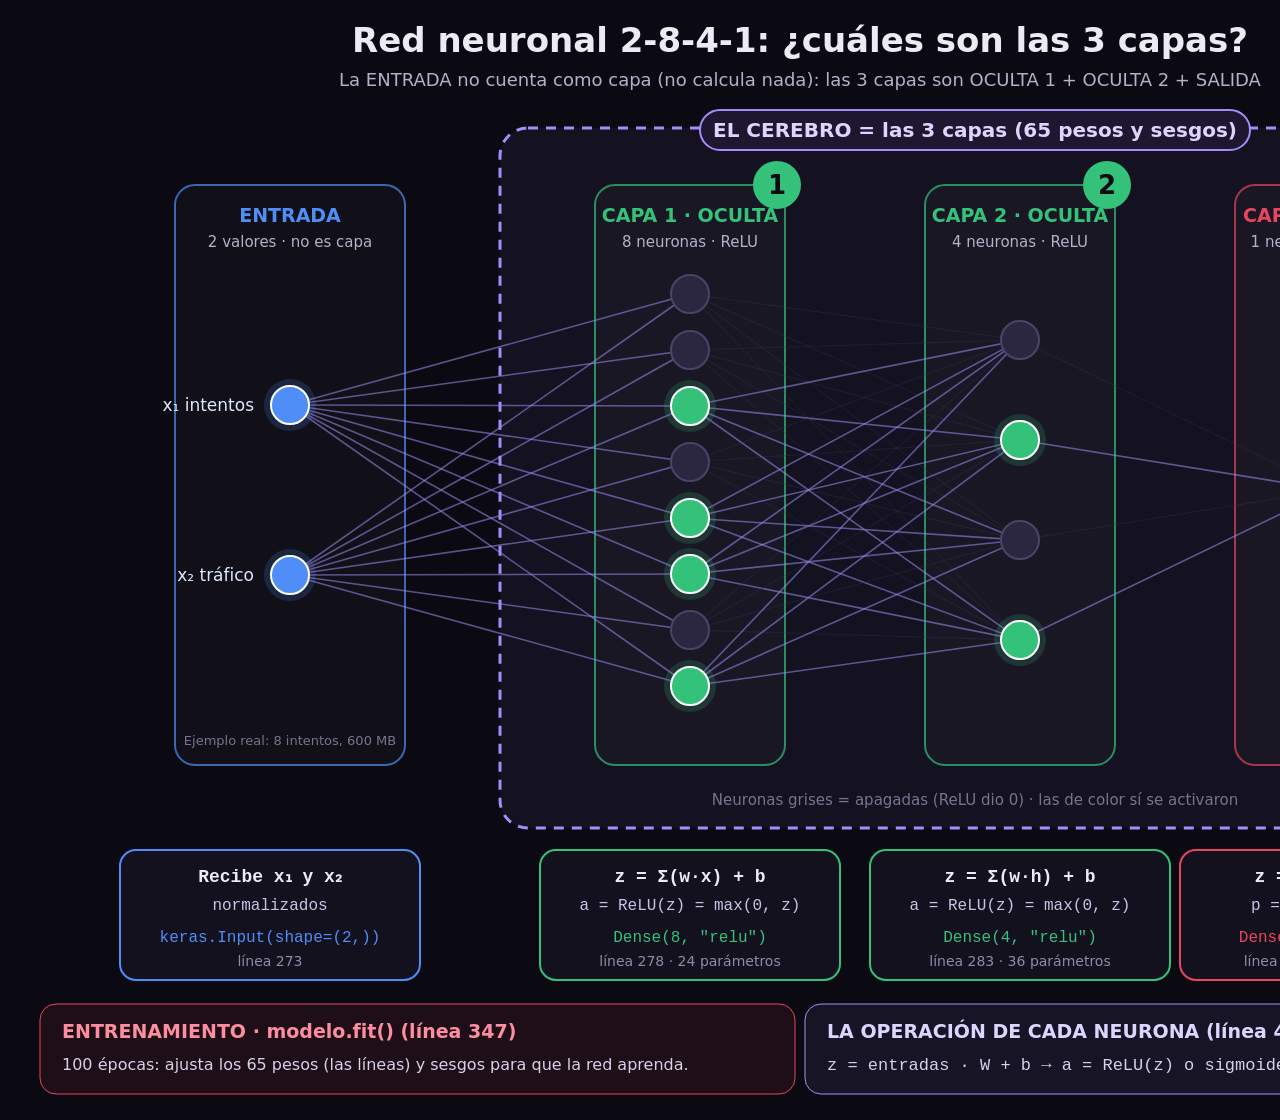
<file: docs/arquitectura_red.html>
<!DOCTYPE html>
<html lang="es"><head><meta charset="utf-8"><title>Arquitectura</title>
<style>
  html,body{margin:0;background:#08070d}
  svg{display:block;font-family:"Segoe UI",system-ui,sans-serif}
  .mono{font-family:Consolas,"Cascadia Code",monospace}
</style></head>
<body>
<svg id="s" width="1600" height="1120" viewBox="0 0 1600 1120" xmlns="http://www.w3.org/2000/svg"></svg>
<script>
const NS = "http://www.w3.org/2000/svg";
const s = document.getElementById("s");
const el = (tag, at, txt) => { const e = document.createElementNS(NS, tag); for (const k in at) e.setAttribute(k, at[k]); if (txt != null) e.textContent = txt; s.appendChild(e); return e; };
const texto = (x, y, t, at = {}) => el("text", { x, y, fill: "#ecebf5", "font-size": 18, ...at }, t);

// Fondo
el("rect", { x: 0, y: 0, width: 1600, height: 1120, fill: "#0b0a12" });

// Título
texto(800, 52, "Red neuronal 2-8-4-1: ¿cuáles son las 3 capas?", { "text-anchor": "middle", "font-size": 34, "font-weight": 700 });
texto(800, 86, "La ENTRADA no cuenta como capa (no calcula nada): las 3 capas son OCULTA 1 + OCULTA 2 + SALIDA", { "text-anchor": "middle", "font-size": 18, fill: "#b4b1c8" });

// Colores de cada parte
const AZUL = "#4f8df7", VERDE = "#34c27a", ROJO = "#e8455f", VIOLETA = "#a78bfa";

// Cerebro: marco violeta que encierra las 3 capas
el("rect", { x: 500, y: 128, width: 950, height: 700, rx: 28, fill: "rgba(167,139,250,.06)", stroke: VIOLETA, "stroke-width": 3, "stroke-dasharray": "10 8" });
el("rect", { x: 700, y: 110, width: 550, height: 40, rx: 20, fill: "#1d1730", stroke: VIOLETA, "stroke-width": 2 });
texto(975, 137, "EL CEREBRO = las 3 capas (65 pesos y sesgos)", { "text-anchor": "middle", "font-size": 20, "font-weight": 700, fill: "#ddd5ff" });

// Columnas de neuronas. Activaciones reales del caso docente (8 intentos, 600 MB).
const cy = 490;
const capas = [
  { x: 290, n: 2, sep: 170, color: AZUL, act: [1, 1], nombres: ["x₁ intentos", "x₂ tráfico"] },
  { x: 690, n: 8, sep: 56, color: VERDE, act: [0, 0, 1.159, 0, 0.777, 0.71, 0, 0.899] },
  { x: 1020, n: 4, sep: 100, color: VERDE, act: [0, 2.524, 0, 2.359] },
  { x: 1330, n: 1, sep: 0, color: ROJO, act: [1] },
];
capas.forEach((c) => (c.ys = Array.from({ length: c.n }, (_, i) => cy + (i - (c.n - 1) / 2) * c.sep)));

// Cajas de cada capa
const cajas = [
  { c: capas[0], w: 230, titulo: "ENTRADA", sub: "2 valores · no es capa", num: null },
  { c: capas[1], w: 190, titulo: "CAPA 1 · OCULTA", sub: "8 neuronas · ReLU", num: 1 },
  { c: capas[2], w: 190, titulo: "CAPA 2 · OCULTA", sub: "4 neuronas · ReLU", num: 2 },
  { c: capas[3], w: 190, titulo: "CAPA 3 · SALIDA", sub: "1 neurona · sigmoide", num: 3 },
];
for (const k of cajas) {
  const x = k.c.x - k.w / 2;
  el("rect", { x, y: 185, width: k.w, height: 580, rx: 20, fill: "rgba(255,255,255,.025)", stroke: k.c.color, "stroke-width": 2, "stroke-opacity": .7 });
  texto(k.c.x, 222, k.titulo, { "text-anchor": "middle", "font-size": 19, "font-weight": 700, fill: k.c.color });
  texto(k.c.x, 247, k.sub, { "text-anchor": "middle", "font-size": 15, fill: "#b4b1c8" });
  if (k.num) {
    el("circle", { cx: k.c.x + k.w / 2 - 8, cy: 185, r: 24, fill: k.c.color });
    texto(k.c.x + k.w / 2 - 8, 194, String(k.num), { "text-anchor": "middle", "font-size": 26, "font-weight": 800, fill: "#0b0a12" });
  }
}

// Conexiones (pesos): más visibles si la neurona de origen está encendida
for (let l = 0; l < capas.length - 1; l++) {
  const a = capas[l], b = capas[l + 1];
  a.ys.forEach((ya, i) => b.ys.forEach((yb) => {
    const on = a.act[i] > 0;
    el("line", { x1: a.x, y1: ya, x2: b.x, y2: yb, stroke: on ? "#9d8cf0" : "#3a3550", "stroke-width": on ? 1.6 : 1, "stroke-opacity": on ? .55 : .35 });
  }));
}

// Neuronas
capas.forEach((c, l) => c.ys.forEach((y, i) => {
  const on = c.act[i] > 0;
  if (on) el("circle", { cx: c.x, cy: y, r: l === 3 ? 38 : 26, fill: c.color, opacity: .18 });
  el("circle", { cx: c.x, cy: y, r: l === 3 ? 26 : 19, fill: on ? c.color : "#2b2740", stroke: on ? "#fff" : "#4a4466", "stroke-width": 2 });
  if (c.nombres) texto(c.x - 36, y + 6, c.nombres[i], { "text-anchor": "end", "font-size": 17, fill: "#dfe8ff" });
}));

// Salida -> probabilidad -> clasificación
el("line", { x1: 1362, y1: cy, x2: 1468, y2: cy, stroke: "#fff", "stroke-width": 2.5, "marker-end": "url(#flecha)" });
const defs = el("defs", {});
const m = document.createElementNS(NS, "marker");
for (const [k, v] of Object.entries({ id: "flecha", markerWidth: 10, markerHeight: 10, refX: 8, refY: 5, orient: "auto" })) m.setAttribute(k, v);
const mp = document.createElementNS(NS, "path"); mp.setAttribute("d", "M0,0 L10,5 L0,10 z"); mp.setAttribute("fill", "#fff"); m.appendChild(mp); defs.appendChild(m);
texto(1530, cy - 14, "p = 1.33 %", { "text-anchor": "middle", "font-size": 20, "font-weight": 700, class: "mono" });
el("rect", { x: 1475, y: cy + 2, width: 112, height: 34, rx: 17, fill: "rgba(14,165,196,.18)", stroke: "#0ea5c4" });
texto(1531, cy + 25, "NORMAL", { "text-anchor": "middle", "font-size": 16, "font-weight": 700, fill: "#7fdcef" });
texto(1531, cy + 62, "p < 0.5", { "text-anchor": "middle", "font-size": 15, fill: "#b4b1c8", class: "mono" });

// Nota del ejemplo
texto(290, 745, "Ejemplo real: 8 intentos, 600 MB", { "text-anchor": "middle", "font-size": 13, fill: "#77748e" });
texto(975, 805, "Neuronas grises = apagadas (ReLU dio 0) · las de color sí se activaron", { "text-anchor": "middle", "font-size": 15, fill: "#77748e" });

// Tarjetas inferiores con la operación y la línea de código
const tarjetas = [
  { x: 270, color: AZUL, l1: "Recibe x₁ y x₂", l2: "normalizados", l3: "keras.Input(shape=(2,))", l4: "línea 273" },
  { x: 690, color: VERDE, l1: "z = Σ(w·x) + b", l2: "a = ReLU(z) = max(0, z)", l3: "Dense(8, \"relu\")", l4: "línea 278 · 24 parámetros" },
  { x: 1020, color: VERDE, l1: "z = Σ(w·h) + b", l2: "a = ReLU(z) = max(0, z)", l3: "Dense(4, \"relu\")", l4: "línea 283 · 36 parámetros" },
  { x: 1330, color: ROJO, l1: "z = Σ(w·h) + b", l2: "p = 1 / (1 + e⁻ᶻ)", l3: "Dense(1, \"sigmoid\")", l4: "línea 288 · 5 parámetros" },
];
for (const t of tarjetas) {
  el("rect", { x: t.x - 150, y: 850, width: 300, height: 130, rx: 16, fill: "#14111f", stroke: t.color, "stroke-width": 2 });
  texto(t.x, 882, t.l1, { "text-anchor": "middle", "font-size": 18, "font-weight": 700, class: "mono" });
  texto(t.x, 910, t.l2, { "text-anchor": "middle", "font-size": 16, fill: "#c9c4e6", class: "mono" });
  texto(t.x, 942, t.l3, { "text-anchor": "middle", "font-size": 16, fill: t.color, class: "mono" });
  texto(t.x, 966, t.l4, { "text-anchor": "middle", "font-size": 14, fill: "#8f8aa8" });
}

// Franja inferior: entrenamiento y operación
el("rect", { x: 40, y: 1004, width: 755, height: 90, rx: 16, fill: "rgba(232,69,95,.08)", stroke: "#e8455f" });
texto(62, 1038, "ENTRENAMIENTO · modelo.fit()  (línea 347)", { "font-size": 19, "font-weight": 700, fill: "#ff8da0" });
texto(62, 1070, "100 épocas: ajusta los 65 pesos (las líneas) y sesgos para que la red aprenda.", { "font-size": 16, fill: "#d6d2ea" });
el("rect", { x: 805, y: 1004, width: 755, height: 90, rx: 16, fill: "rgba(167,139,250,.08)", stroke: VIOLETA });
texto(827, 1038, "LA OPERACIÓN DE CADA NEURONA  (línea 499)", { "font-size": 19, "font-weight": 700, fill: "#ddd5ff" });
texto(827, 1070, "z = entradas · W + b   →   a = ReLU(z)  o  sigmoide(z)", { "font-size": 17, fill: "#d6d2ea", class: "mono" });
</script>
</body></html>
</file>
